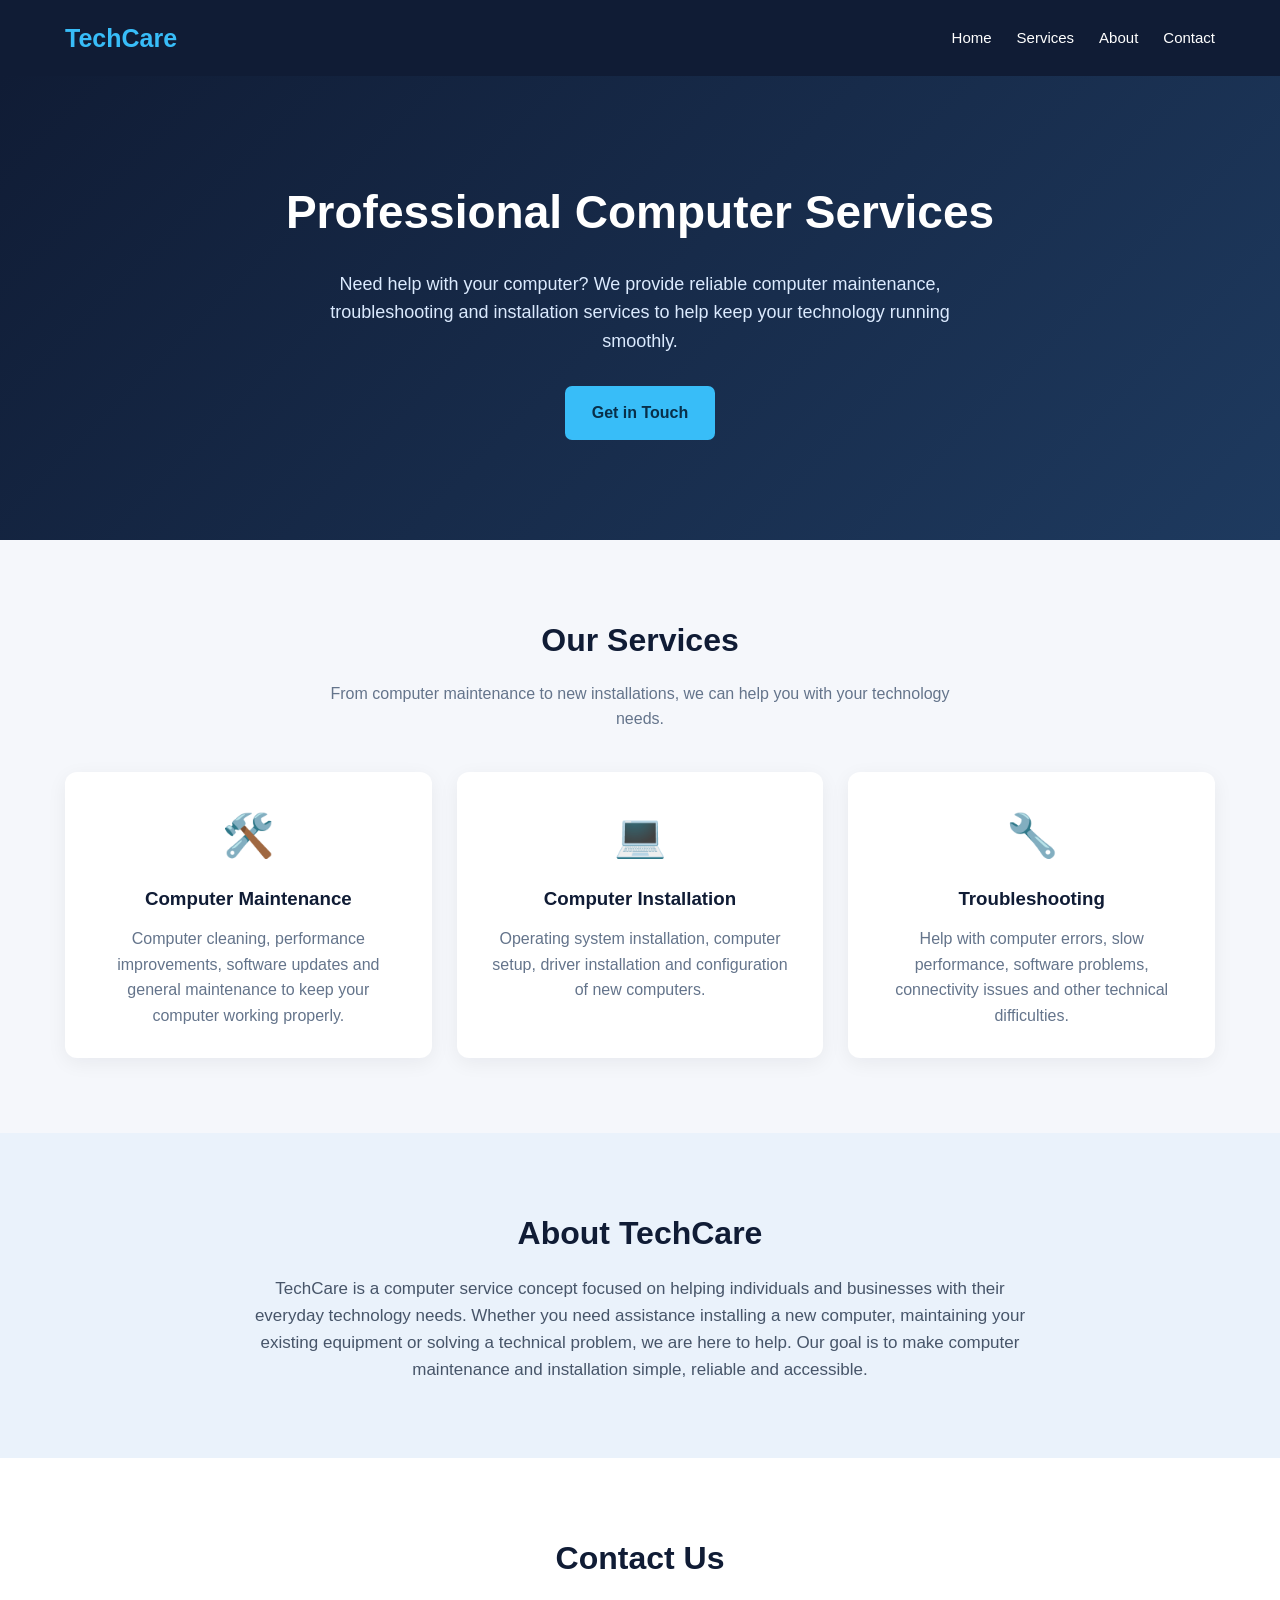
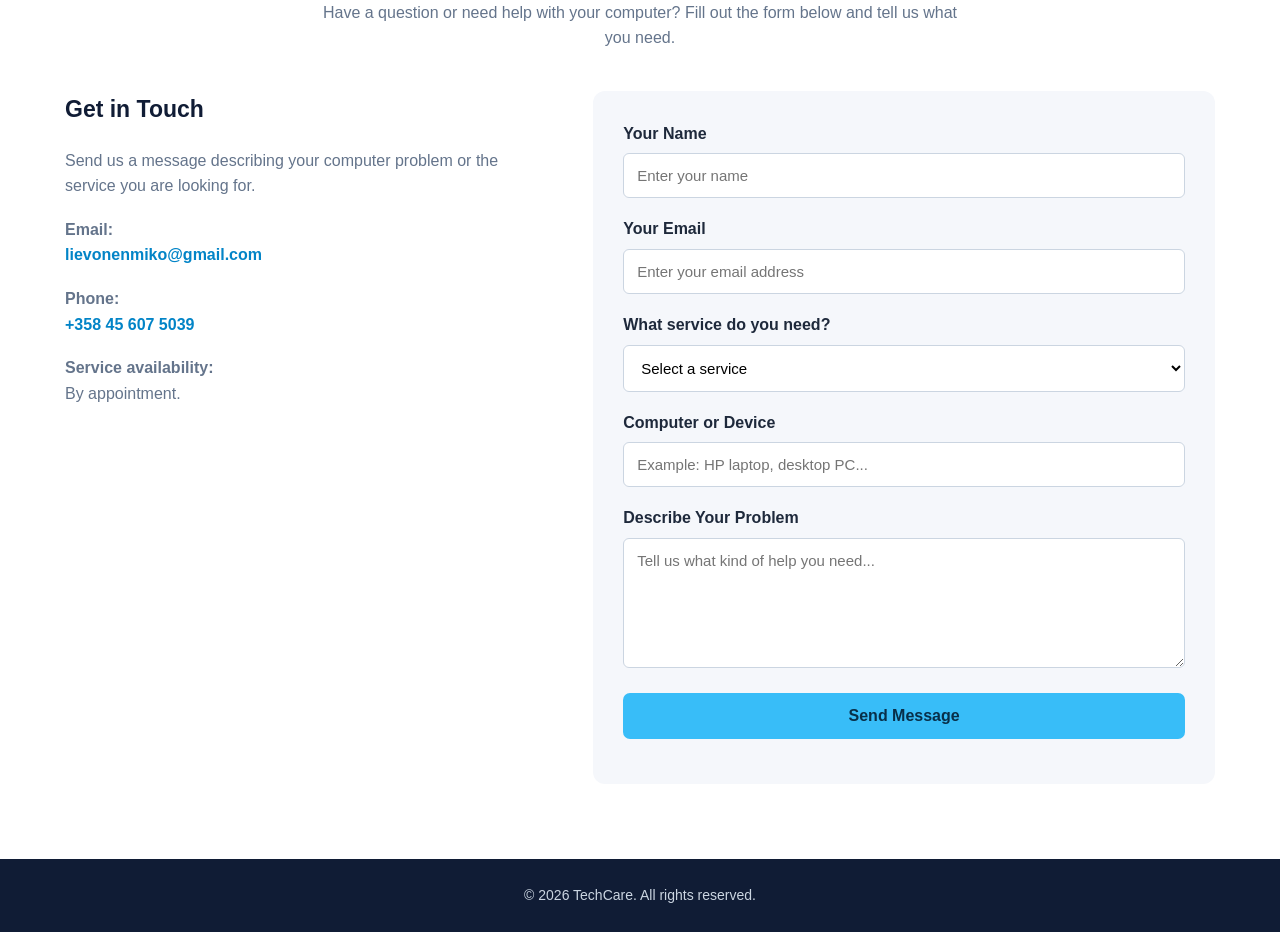
<file: Test/index.html>
<!DOCTYPE html>
<html lang="en">
<head>
    <meta charset="UTF-8">
    <meta name="viewport" content="width=device-width, initial-scale=1.0">
    <meta name="description" content="Professional computer maintenance, troubleshooting and installation services. Contact us for help with your computer.">
    <title>TechCare | Computer Services</title>

    <style>
        * {
            margin: 0;
            padding: 0;
            box-sizing: border-box;
            font-family: Arial, Helvetica, sans-serif;
            scroll-behavior: smooth;
        }

        body {
            background: #f5f7fb;
            color: #1e293b;
            line-height: 1.6;
        }

        a {
            text-decoration: none;
        }

        .container {
            width: 90%;
            max-width: 1150px;
            margin: auto;
        }

        header {
            background: #101c35;
            color: white;
            padding: 18px 0;
        }

        nav {
            display: flex;
            justify-content: space-between;
            align-items: center;
            gap: 20px;
        }

        .logo {
            font-size: 25px;
            font-weight: bold;
            color: #38bdf8;
        }

        .nav-links {
            display: flex;
            gap: 25px;
            list-style: none;
        }

        .nav-links a {
            color: white;
            font-size: 15px;
            transition: 0.3s;
        }

        .nav-links a:hover {
            color: #38bdf8;
        }

        .hero {
            background: linear-gradient(135deg, #101c35, #1e3a5f);
            color: white;
            padding: 100px 20px;
            text-align: center;
        }

        .hero h1 {
            font-size: 46px;
            margin-bottom: 20px;
        }

        .hero p {
            max-width: 650px;
            margin: 0 auto 30px;
            font-size: 18px;
            color: #dbeafe;
        }

        .button {
            display: inline-block;
            background: #38bdf8;
            color: #082f49;
            padding: 14px 27px;
            border-radius: 7px;
            font-weight: bold;
            transition: 0.3s;
        }

        .button:hover {
            background: #0ea5e9;
            transform: translateY(-2px);
        }

        section {
            padding: 75px 0;
        }

        .section-title {
            text-align: center;
            font-size: 32px;
            margin-bottom: 15px;
            color: #101c35;
        }

        .section-description {
            text-align: center;
            max-width: 650px;
            margin: 0 auto 40px;
            color: #64748b;
        }

        .services {
            display: grid;
            grid-template-columns: repeat(3, 1fr);
            gap: 25px;
        }

        .service-card {
            background: white;
            padding: 30px;
            border-radius: 12px;
            box-shadow: 0 5px 20px rgba(15, 23, 42, 0.06);
            transition: 0.3s;
            text-align: center;
        }

        .service-card:hover {
            transform: translateY(-7px);
            box-shadow: 0 10px 25px rgba(15, 23, 42, 0.12);
        }

        .service-icon {
            font-size: 42px;
            margin-bottom: 15px;
        }

        .service-card h3 {
            margin-bottom: 12px;
            color: #101c35;
        }

        .service-card p {
            color: #64748b;
        }

        .about {
            background: #eaf2fb;
        }

        .about-content {
            max-width: 800px;
            margin: auto;
            text-align: center;
        }

        .about-content p {
            color: #475569;
            font-size: 17px;
        }

        .contact-section {
            background: white;
        }

        .contact-wrapper {
            display: grid;
            grid-template-columns: 1fr 1.3fr;
            gap: 50px;
            align-items: start;
        }

        .contact-info h3 {
            font-size: 23px;
            margin-bottom: 20px;
            color: #101c35;
        }

        .contact-info p {
            margin-bottom: 18px;
            color: #64748b;
        }

        .contact-info a {
            color: #0284c7;
        }

        .contact-form {
            background: #f5f7fb;
            padding: 30px;
            border-radius: 12px;
        }

        .form-group {
            margin-bottom: 18px;
        }

        .contact-form label {
            display: block;
            font-weight: bold;
            margin-bottom: 7px;
        }

        .contact-form input,
        .contact-form select,
        .contact-form textarea {
            width: 100%;
            padding: 13px;
            border: 1px solid #cbd5e1;
            border-radius: 6px;
            font-size: 15px;
            background: white;
        }

        .contact-form input:focus,
        .contact-form select:focus,
        .contact-form textarea:focus {
            outline: 2px solid #38bdf8;
            border-color: #0284c7;
        }

        .contact-form textarea {
            height: 130px;
            resize: vertical;
        }

        .contact-form button {
            width: 100%;
            border: none;
            cursor: pointer;
            font-size: 16px;
        }

        #form-message {
            margin-top: 15px;
            color: #166534;
            font-weight: bold;
        }

        footer {
            background: #101c35;
            color: #cbd5e1;
            padding: 25px 0;
            text-align: center;
        }

        footer p {
            font-size: 14px;
        }

        @media (max-width: 768px) {
            nav {
                flex-direction: column;
            }

            .nav-links {
                flex-wrap: wrap;
                justify-content: center;
                gap: 15px;
            }

            .hero {
                padding: 75px 20px;
            }

            .hero h1 {
                font-size: 34px;
            }

            .services {
                grid-template-columns: 1fr;
            }

            .contact-wrapper {
                grid-template-columns: 1fr;
            }

            .section-title {
                font-size: 27px;
            }
        }
        .contact-info {
    display: block;
    visibility: visible;
    opacity: 1;
        }

        .contact-info a {
        color: #0284c7;
        text-decoration: none;
        font-weight: bold;
        }
    </style>
</head>

<body>

    <header>
        <div class="container">
            <nav>
                <a href="#home" class="logo">TechCare</a>

                <ul class="nav-links">
                    <li><a href="#home">Home</a></li>
                    <li><a href="#services">Services</a></li>
                    <li><a href="#about">About</a></li>
                    <li><a href="#contact">Contact</a></li>
                </ul>
            </nav>
        </div>
    </header>

    <section class="hero" id="home">
        <div class="container">
            <h1>Professional Computer Services</h1>

            <p>
                Need help with your computer?
                We provide reliable computer maintenance,
                troubleshooting and installation services
                to help keep your technology running smoothly.
            </p>

            <a href="#contact" class="button">Get in Touch</a>
        </div>
    </section>

    <section id="services">
        <div class="container">
            <h2 class="section-title">Our Services</h2>

            <p class="section-description">
                From computer maintenance to new installations,
                we can help you with your technology needs.
            </p>

            <div class="services">

                <div class="service-card">
                    <div class="service-icon">🛠️</div>

                    <h3>Computer Maintenance</h3>

                    <p>
                        Computer cleaning, performance improvements,
                        software updates and general maintenance
                        to keep your computer working properly.
                    </p>
                </div>

                <div class="service-card">
                    <div class="service-icon">💻</div>

                    <h3>Computer Installation</h3>

                    <p>
                        Operating system installation, computer
                        setup, driver installation and configuration
                        of new computers.
                    </p>
                </div>

                <div class="service-card">
                    <div class="service-icon">🔧</div>

                    <h3>Troubleshooting</h3>

                    <p>
                        Help with computer errors, slow performance,
                        software problems, connectivity issues
                        and other technical difficulties.
                    </p>
                </div>

            </div>
        </div>
    </section>

    <section class="about" id="about">
        <div class="container">
            <div class="about-content">

                <h2 class="section-title">About TechCare</h2>

                <p>
                    TechCare is a computer service concept focused
                    on helping individuals and businesses with their
                    everyday technology needs. Whether you need
                    assistance installing a new computer, maintaining
                    your existing equipment or solving a technical
                    problem, we are here to help.
                    Our goal is to make computer maintenance and
                    installation simple, reliable and accessible.
                </p>

            </div>
        </div>
    </section>

    <section class="contact-section" id="contact">
        <div class="container">

            <h2 class="section-title">Contact Us</h2>

            <p class="section-description">
                Have a question or need help with your computer?
                Fill out the form below and tell us what you need.
            </p>

            <div class="contact-wrapper">

<div class="contact-info">

    <h3>Get in Touch</h3>

    <p>
        Send us a message describing your computer
        problem or the service you are looking for.
    </p>

    <p>
        <strong>Email:</strong><br>
        <a href="mailto:lievonenmiko@gmail.com">
            lievonenmiko@gmail.com
        </a>
    </p>

    <p>
        <strong>Phone:</strong><br>
        <a href="tel:+358456075039">
            +358 45 607 5039
        </a>
    </p>

    <p>
        <strong>Service availability:</strong><br>
        By appointment.
    </p>

</div>

                <form class="contact-form" id="contactForm">

                    <div class="form-group">
                        <label for="name">Your Name</label>

                        <input
                            type="text"
                            id="name"
                            name="name"
                            placeholder="Enter your name"
                            required
                        >
                    </div>

                    <div class="form-group">
                        <label for="email">Your Email</label>

                        <input
                            type="email"
                            id="email"
                            name="email"
                            placeholder="Enter your email address"
                            required
                        >
                    </div>

                    <div class="form-group">
                        <label for="service">What service do you need?</label>

                        <select id="service" name="service" required>
                            <option value="">Select a service</option>
                            <option value="Computer Maintenance">
                                Computer Maintenance
                            </option>
                            <option value="Computer Installation">
                                Computer Installation
                            </option>
                            <option value="Troubleshooting">
                                Troubleshooting
                            </option>
                            <option value="Other">
                                Other
                            </option>
                        </select>
                    </div>

                    <div class="form-group">
                        <label for="device">Computer or Device</label>

                        <input
                            type="text"
                            id="device"
                            name="device"
                            placeholder="Example: HP laptop, desktop PC..."
                        >
                    </div>

                    <div class="form-group">
                        <label for="message">Describe Your Problem</label>

                        <textarea
                            id="message"
                            name="message"
                            placeholder="Tell us what kind of help you need..."
                            required
                        ></textarea>
                    </div>

                    <button type="submit" class="button">
                        Send Message
                    </button>

                    <p id="form-message" role="status" aria-live="polite"></p>

                </form>

            </div>
        </div>
    </section>

    <footer>
        <div class="container">
            <p>
                &copy; <span id="year"></span> TechCare.
                All rights reserved.
            </p>
        </div>
    </footer>

    <!-- JAVASCRIPT -->
    <script>
        // Automatically update the copyright year
        document.getElementById("year").textContent =
            new Date().getFullYear();

        // Contact form functionality
        document.getElementById("contactForm").addEventListener(
            "submit",
            function(event) {
                event.preventDefault();

                // Your actual business email address
                const businessEmail = "lievonenmiko@gmail.com";

                const name = document.getElementById("name").value.trim();
                const email = document.getElementById("email").value.trim();
                const service = document.getElementById("service").value;
                const device = document.getElementById("device").value.trim();
                const message = document.getElementById("message").value.trim();

                if (!name || !email || !service || !message) {
                    document.getElementById("form-message").textContent =
                        "Please complete all required fields.";
                    return;
                }

                const subject = encodeURIComponent(
                    "New Computer Service Enquiry - " + service
                );

                const body = encodeURIComponent(
                    "New customer enquiry\n\n" +
                    "Name: " + name + "\n" +
                    "Email: " + email + "\n" +
                    "Requested service: " + service + "\n" +
                    "Device: " + (device || "Not specified") + "\n\n" +
                    "Message:\n" + message
                );

                const mailtoLink =
                    "mailto:" + businessEmail +
                    "?subject=" + subject +
                    "&body=" + body;

                document.getElementById("form-message").textContent =
                    "Opening your email application...";

                window.location.href = mailtoLink;
            }
        );
    </script>

</body>
</html>
</file>
